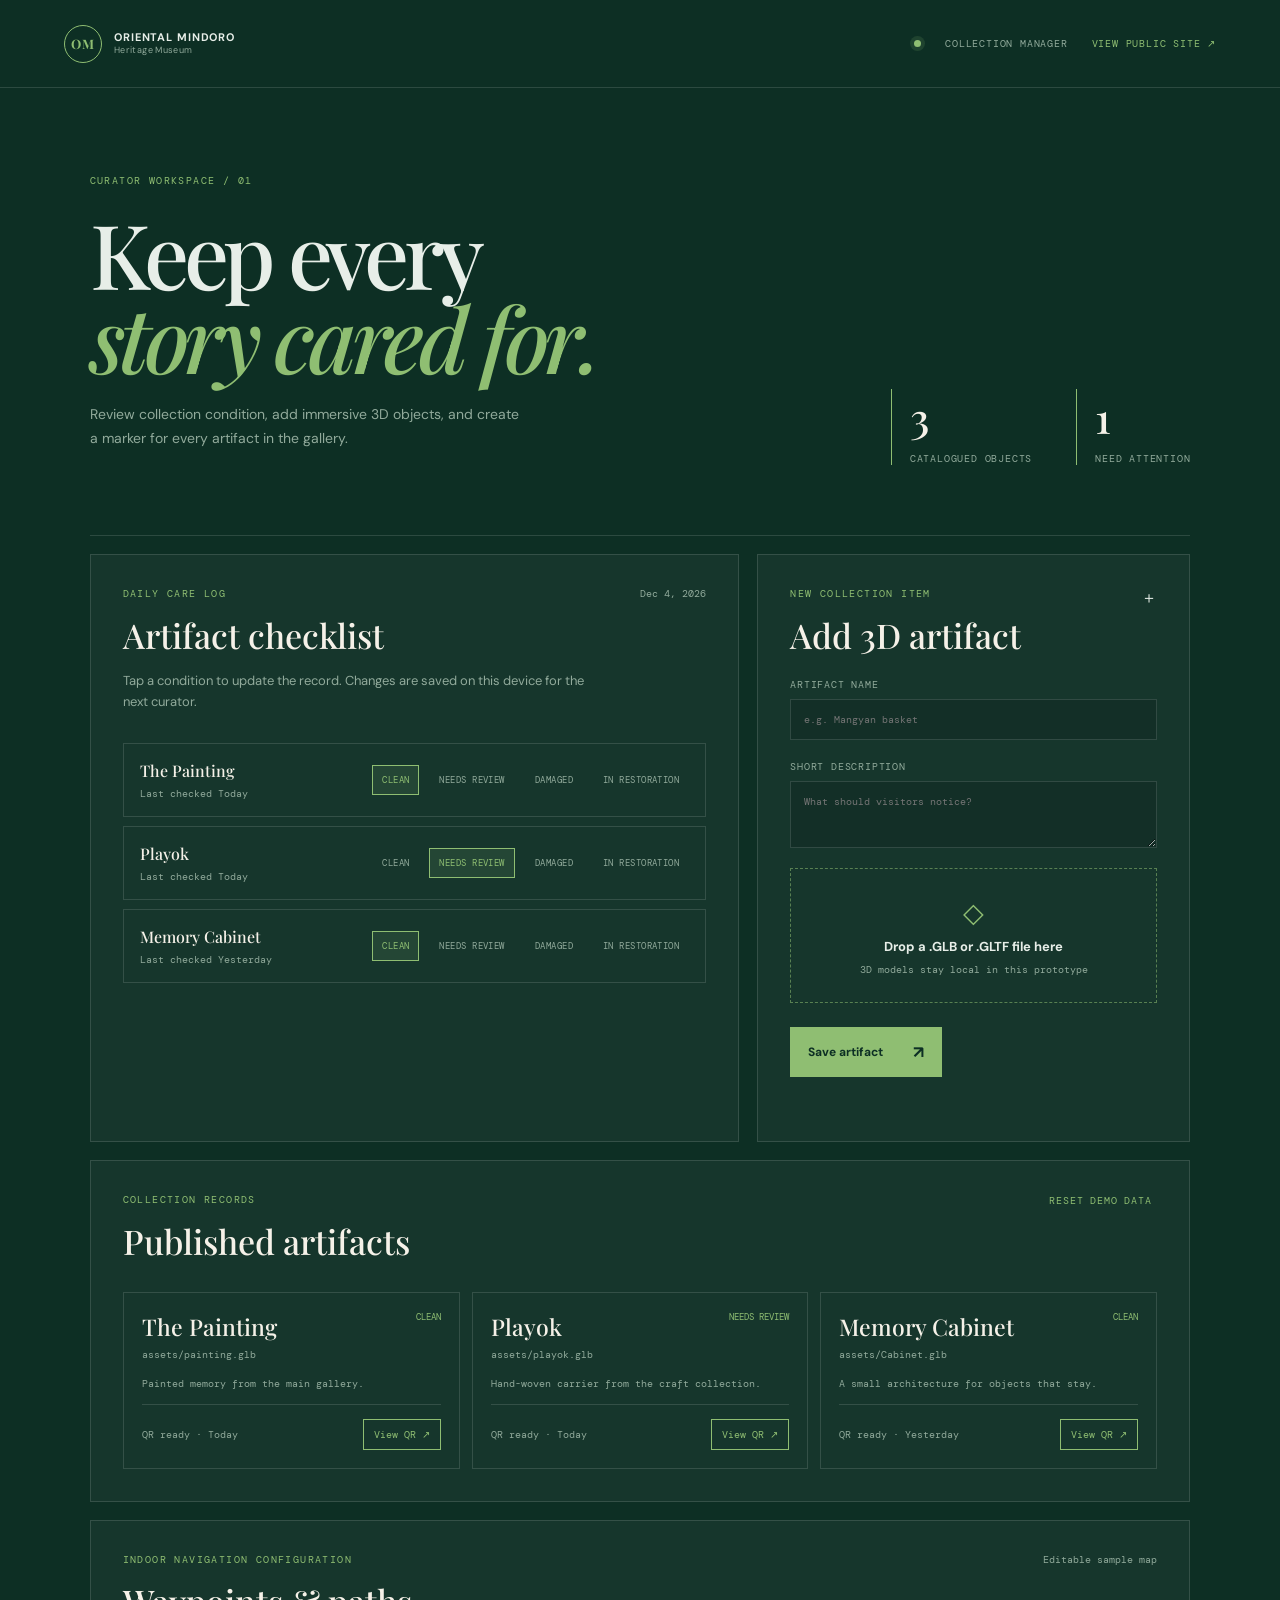
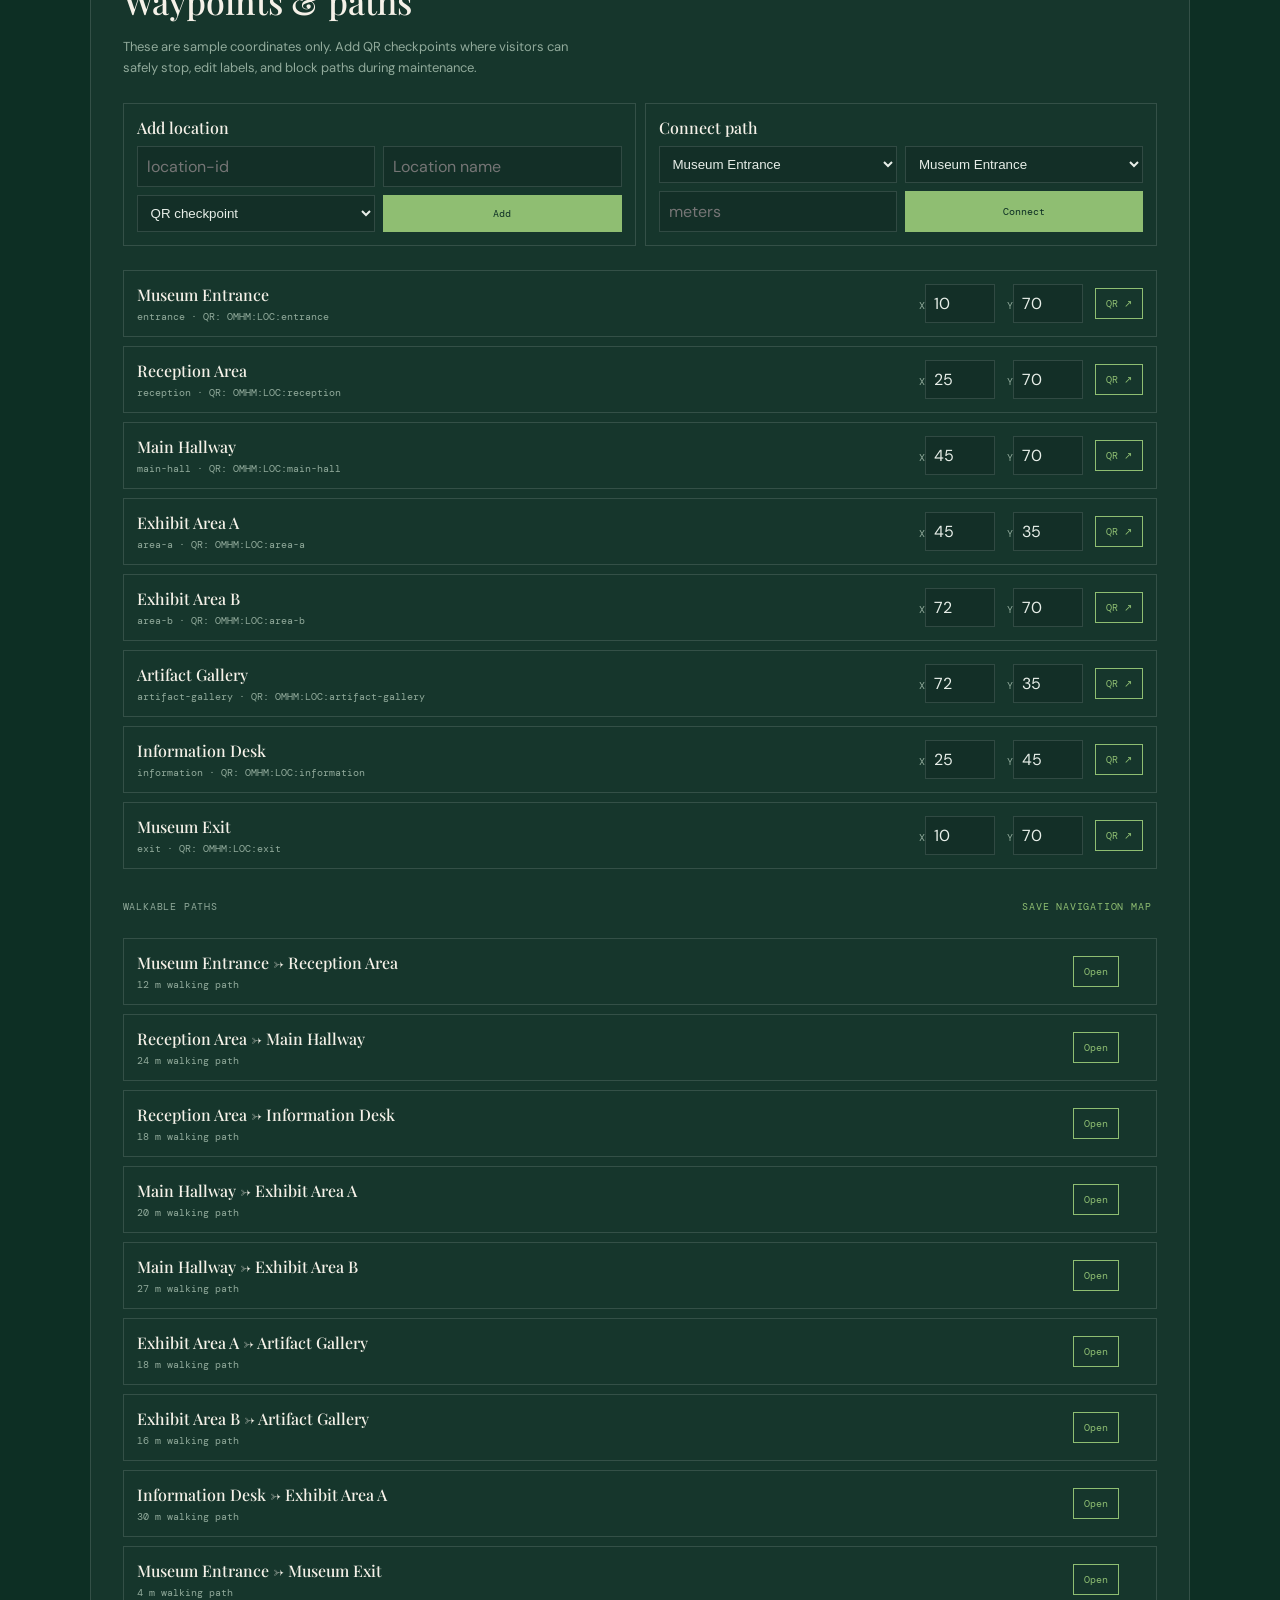
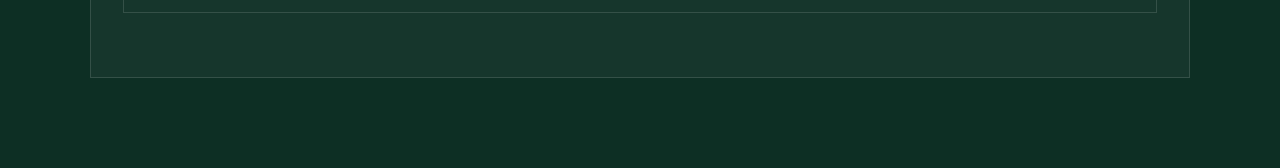
<file: admin.html>
<!doctype html>
<html lang="en">
<head>
  <meta charset="UTF-8" />
  <meta name="viewport" content="width=device-width, initial-scale=1.0" />
  <meta name="theme-color" content="#0d2f24" />
  <title>Admin workspace — Oriental Mindoro Heritage Museum</title>
  <link rel="preconnect" href="https://fonts.googleapis.com">
  <link rel="preconnect" href="https://fonts.gstatic.com" crossorigin>
  <link href="https://fonts.googleapis.com/css2?family=DM+Mono:wght@400;500&family=DM+Sans:wght@400;500;600;700&family=Playfair+Display:wght@500;600;700&display=swap" rel="stylesheet">
  <link rel="stylesheet" href="admin.css" />
</head>
<body>
  <div class="admin-shell">
    <header class="admin-topbar">
      <a class="brand" href="index.html"><span class="brand-mark">OM</span><span>ORIENTAL MINDORO<br><em>Heritage Museum</em></span></a>
      <div class="topbar-right"><span class="status-dot"></span> Collection manager <a href="index.html">View public site ↗</a></div>
    </header>
    <main>
      <section class="admin-hero"><div><p class="eyebrow">Curator workspace / 01</p><h1>Keep every<br><i>story cared for.</i></h1><p>Review collection condition, add immersive 3D objects, and create a marker for every artifact in the gallery.</p></div><div class="hero-stats"><div><strong id="artifact-count">0</strong><span>catalogued objects</span></div><div><strong id="attention-count">0</strong><span>need attention</span></div></div></section>
      <section class="admin-grid">
        <div class="panel checklist-panel"><div class="panel-heading"><div><p class="eyebrow">Daily care log</p><h2>Artifact checklist</h2></div><span class="panel-date" id="today"></span></div><p class="panel-intro">Tap a condition to update the record. Changes are saved on this device for the next curator.</p><div id="checklist" class="checklist"></div></div>
        <div class="panel upload-panel"><div class="panel-heading"><div><p class="eyebrow">New collection item</p><h2>Add 3D artifact</h2></div><span class="upload-icon">＋</span></div><form id="artifact-form"><label class="field-label">Artifact name<input id="artifact-name" required placeholder="e.g. Mangyan basket" /></label><label class="field-label">Short description<textarea id="artifact-description" rows="3" placeholder="What should visitors notice?"></textarea></label><label class="dropzone" for="artifact-file"><input id="artifact-file" type="file" accept=".glb,.gltf,model/gltf-binary,model/gltf+json" /><span class="drop-icon">◇</span><strong id="file-name">Drop a .GLB or .GLTF file here</strong><small>3D models stay local in this prototype</small></label><button class="primary-button" type="submit">Save artifact <span>↗</span></button></form><div id="upload-message" class="form-message" role="status"></div></div>
      </section>
      <section class="panel collection-panel"><div class="panel-heading"><div><p class="eyebrow">Collection records</p><h2>Published artifacts</h2></div><button class="text-button" id="clear-data" type="button">Reset demo data</button></div><div id="artifact-list" class="artifact-list"></div></section>
      <section class="panel navigation-config-panel"><div class="panel-heading"><div><p class="eyebrow">Indoor navigation configuration</p><h2>Waypoints &amp; paths</h2></div><span class="panel-date">Editable sample map</span></div><p class="panel-intro">These are sample coordinates only. Add QR checkpoints where visitors can safely stop, edit labels, and block paths during maintenance.</p><div class="config-forms"><form id="waypoint-form" class="config-form"><strong>Add location</strong><input id="waypoint-id" required placeholder="location-id" /><input id="waypoint-label" required placeholder="Location name" /><select id="waypoint-type"><option value="checkpoint">QR checkpoint</option><option value="destination">Destination</option></select><button type="submit">Add</button></form><form id="path-form" class="config-form"><strong>Connect path</strong><select id="path-from"></select><select id="path-to"></select><input id="path-meters" required type="number" min="1" placeholder="meters" /><button type="submit">Connect</button></form></div><div id="waypoint-list" class="waypoint-list"></div><div class="path-list-heading"><span>Walkable paths</span><button class="text-button" id="save-navigation" type="button">Save navigation map</button></div><div id="path-list" class="path-list"></div><div id="navigation-message" class="form-message" role="status"></div></section>
    </main>
  </div>
  <div class="qr-dialog" id="qr-dialog" aria-hidden="true"><div class="qr-card"><button class="dialog-close" id="close-qr" aria-label="Close QR dialog">×</button><p class="eyebrow">Generated marker</p><h2 id="qr-title">Artifact QR</h2><p>Print this marker or place it beside the object. The public scanner uses the identifier to open an artifact or confirm a navigation checkpoint.</p><div class="qr-image-wrap"><img id="qr-image" alt="Generated QR code" /></div><code id="qr-value"></code><a class="primary-button download-button" id="download-qr" download="artifact-qr.png">Download QR <span>↓</span></a></div></div>
  <script src="navigation-config.js"></script>
  <script src="admin.js"></script>
</body>
</html>
</file>
<file: admin.css>
:root{--forest:#0d2f24;--forest-2:#123f2f;--leaf:#8fbe72;--mint:#e7eee8;--ivory:#f5f1e8;--muted:#91aa9b;--line:rgba(231,238,232,.14);--serif:'Playfair Display',Georgia,serif;--sans:'DM Sans',Arial,sans-serif;--mono:'DM Mono',monospace}*{box-sizing:border-box}body{margin:0;background:var(--forest);color:var(--mint);font-family:var(--sans)}a{color:inherit;text-decoration:none}button,input,textarea{font:inherit}.admin-shell{max-width:1480px;margin:auto}.admin-topbar{height:88px;padding:0 5vw;border-bottom:1px solid var(--line);display:flex;align-items:center;justify-content:space-between}.brand{display:flex;align-items:center;gap:12px;font-size:11px;font-weight:700;letter-spacing:.08em;line-height:1.05}.brand em{color:var(--muted);font-size:9px;font-style:normal;font-weight:400;letter-spacing:.04em}.brand-mark{display:grid;place-items:center;width:38px;height:38px;border:1px solid var(--leaf);border-radius:50%;color:var(--leaf);font:700 13px var(--serif)}.topbar-right{display:flex;gap:24px;align-items:center;color:var(--muted);font:10px var(--mono);letter-spacing:.08em;text-transform:uppercase}.topbar-right a{color:var(--leaf)}.status-dot{width:7px;height:7px;border-radius:50%;background:var(--leaf);box-shadow:0 0 0 4px rgba(143,190,114,.14)}main{padding:0 7vw 90px}.admin-hero{padding:86px 0 70px;display:flex;justify-content:space-between;align-items:end;border-bottom:1px solid var(--line)}.eyebrow{margin:0;color:var(--leaf);font:10px var(--mono);letter-spacing:.14em;text-transform:uppercase}.admin-hero h1{font:500 clamp(54px,7vw,92px)/.94 var(--serif);letter-spacing:-.06em;margin:24px 0}.admin-hero h1 i{color:var(--leaf);font-weight:500}.admin-hero p:not(.eyebrow){max-width:430px;color:var(--muted);font-size:14px;line-height:1.7}.hero-stats{display:flex;gap:44px}.hero-stats div{border-left:1px solid var(--leaf);padding-left:18px;display:grid;gap:7px}.hero-stats strong{font:500 42px var(--serif);color:var(--ivory)}.hero-stats span{font:10px var(--mono);color:var(--muted);text-transform:uppercase;letter-spacing:.08em}.admin-grid{display:grid;grid-template-columns:1.2fr .8fr;gap:18px;margin-top:18px}.panel{background:rgba(255,255,255,.035);border:1px solid var(--line);padding:32px}.panel-heading{display:flex;justify-content:space-between;align-items:start;gap:20px}.panel h2{font:500 34px var(--serif);margin:12px 0 0;color:var(--ivory)}.panel-date{font:10px var(--mono);color:var(--muted)}.panel-intro{max-width:480px;color:var(--muted);font-size:13px;line-height:1.6}.checklist{margin-top:30px;display:grid;gap:9px}.check-row{display:grid;grid-template-columns:1fr repeat(4,auto);align-items:center;gap:10px;padding:16px;border:1px solid var(--line)}.check-row strong{font:500 16px var(--serif);color:var(--ivory)}.check-row small{display:block;color:var(--muted);font:10px var(--mono);margin-top:5px}.condition{border:1px solid transparent;background:transparent;color:var(--muted);padding:8px 9px;font:9px var(--mono);text-transform:uppercase;letter-spacing:.05em}.condition:hover,.condition.active{border-color:var(--leaf);color:var(--leaf)}.condition.active{background:rgba(143,190,114,.12)}.field-label{display:grid;gap:8px;margin-top:20px;color:var(--muted);font:10px var(--mono);letter-spacing:.08em;text-transform:uppercase}.field-label input,.field-label textarea{border:1px solid var(--line);background:rgba(0,0,0,.12);padding:13px;color:var(--mint);outline:none;resize:vertical}.field-label input:focus,.field-label textarea:focus{border-color:var(--leaf)}.dropzone{margin-top:20px;min-height:135px;border:1px dashed rgba(143,190,114,.55);display:grid;place-items:center;align-content:center;gap:8px;text-align:center;color:var(--muted);cursor:pointer}.dropzone input{display:none}.dropzone strong{color:var(--mint);font-size:13px}.dropzone small{font:10px var(--mono)}.drop-icon{font-size:27px;color:var(--leaf)}.primary-button{display:inline-flex;align-items:center;justify-content:space-between;gap:30px;margin-top:24px;border:0;background:var(--leaf);color:var(--forest);padding:14px 18px;font-weight:700;font-size:12px;cursor:pointer}.primary-button span{font-size:17px}.form-message{min-height:20px;color:var(--leaf);font:10px var(--mono);margin-top:12px}.collection-panel{margin-top:18px}.text-button{border:0;background:transparent;color:var(--leaf);font:10px var(--mono);text-transform:uppercase;letter-spacing:.08em;cursor:pointer}.artifact-list{margin-top:28px;display:grid;grid-template-columns:repeat(3,1fr);gap:12px}.artifact-record{border:1px solid var(--line);padding:18px;display:grid;gap:14px}.record-top{display:flex;justify-content:space-between;gap:15px}.record-top h3{font:500 23px var(--serif);margin:0;color:var(--ivory)}.record-meta{font:10px var(--mono);color:var(--muted)}.health-badge{font:9px var(--mono);color:var(--leaf);text-transform:uppercase}.record-actions{display:flex;justify-content:space-between;align-items:center;border-top:1px solid var(--line);padding-top:14px}.qr-button{border:1px solid var(--leaf);background:transparent;color:var(--leaf);padding:8px 10px;font:10px var(--mono);cursor:pointer}.empty-state{color:var(--muted);font:13px var(--mono);padding:20px 0}.qr-dialog{position:fixed;inset:0;background:rgba(3,17,12,.82);display:none;place-items:center;padding:20px;z-index:5}.qr-dialog.open{display:grid}.qr-card{position:relative;max-width:430px;background:var(--ivory);color:var(--forest);padding:38px;text-align:center}.qr-card h2{font:500 42px var(--serif);margin:12px 0}.qr-card p:not(.eyebrow){color:#63746b;font-size:13px;line-height:1.6}.dialog-close{position:absolute;right:16px;top:10px;border:0;background:transparent;color:var(--forest);font-size:28px;cursor:pointer}.qr-image-wrap{background:#fff;padding:14px;width:210px;height:210px;margin:22px auto 14px}.qr-image-wrap img{width:100%;height:100%;display:block}.qr-card code{display:block;color:#63746b;font:10px var(--mono);word-break:break-all}.download-button{color:var(--forest);text-decoration:none}
 .navigation-config-panel{margin-top:18px}.config-forms{display:grid;grid-template-columns:1fr 1fr;gap:9px;margin-top:24px}.config-form{display:grid;grid-template-columns:1fr 1fr;gap:8px;padding:13px;border:1px solid var(--line)}.config-form strong{grid-column:1/-1;color:var(--ivory);font:500 16px var(--serif)}.config-form input,.config-form select{min-width:0;background:rgba(0,0,0,.12);border:1px solid var(--line);color:var(--mint);padding:9px}.config-form button{border:1px solid var(--leaf);background:var(--leaf);color:var(--forest);font:10px var(--mono);cursor:pointer}.waypoint-list,.path-list{display:grid;gap:9px;margin-top:24px}.waypoint-row,.path-row{display:grid;grid-template-columns:1fr auto auto auto;gap:12px;align-items:center;border:1px solid var(--line);padding:13px}.waypoint-row strong,.path-row strong{font:500 16px var(--serif);color:var(--ivory)}.waypoint-row small,.path-row small{display:block;color:var(--muted);font:10px var(--mono);margin-top:4px}.waypoint-row input{background:rgba(0,0,0,.12);border:1px solid var(--line);color:var(--mint);padding:8px;max-width:86px}.qr-mini-button,.block-button{border:1px solid var(--leaf);background:transparent;color:var(--leaf);padding:8px 10px;font:10px var(--mono);cursor:pointer}.block-button.blocked{border-color:#d9a15b;color:#d9a15b}.path-list-heading{display:flex;justify-content:space-between;align-items:center;margin-top:30px;color:var(--muted);font:10px var(--mono);letter-spacing:.08em;text-transform:uppercase}
@media(max-width:850px){.admin-topbar{height:auto;padding:20px 24px;gap:20px;align-items:start}.topbar-right{font-size:9px;gap:10px;flex-direction:column;align-items:end}.admin-hero{display:block;padding:60px 0 45px}.hero-stats{margin-top:40px}.admin-grid{grid-template-columns:1fr}.artifact-list{grid-template-columns:1fr 1fr}.check-row{grid-template-columns:1fr 1fr 1fr}.check-row strong{grid-column:1/-1}.waypoint-row,.path-row{grid-template-columns:1fr auto}.config-forms{grid-template-columns:1fr}}
@media(max-width:520px){main{padding:0 20px 60px}.panel{padding:22px}.artifact-list{grid-template-columns:1fr}.condition{font-size:8px;padding:7px 4px}.qr-card{padding:30px 22px}}
</file>
